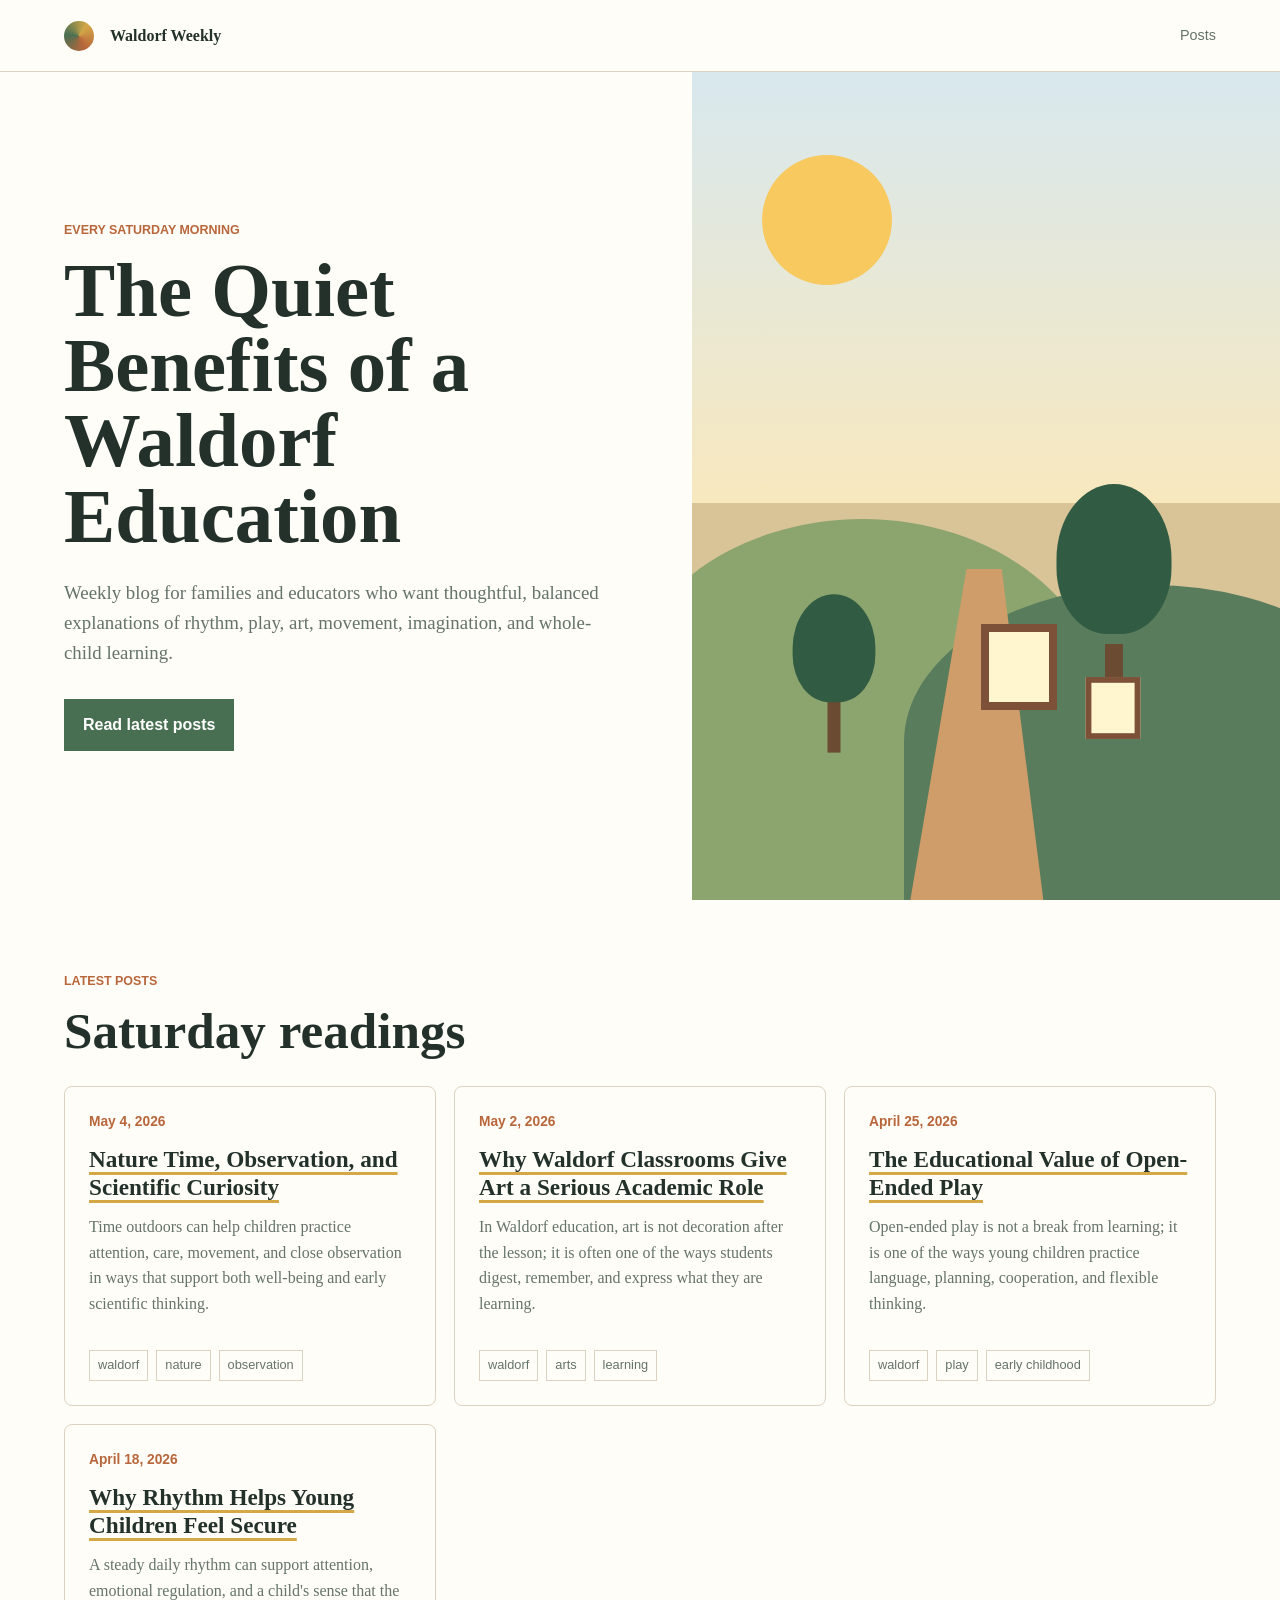
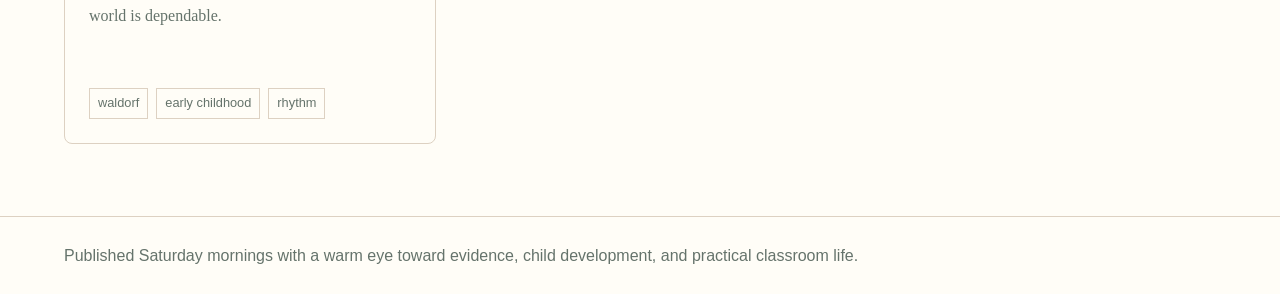
<file: index.html>
<!doctype html>
<html lang="en">
  <head>
    <meta charset="utf-8">
    <meta name="viewport" content="width=device-width, initial-scale=1">
    <meta name="description" content="Evidence-informed weekly writing about Waldorf education.">
    <title>Waldorf Weekly</title>
    <link rel="stylesheet" href="styles.css">
  </head>
  <body>
    <header class="site-header">
      <a class="brand" href="index.html">
        <span class="brand-mark" aria-hidden="true"></span>
        <span>Waldorf Weekly</span>
      </a>
      <nav aria-label="Primary">
        <a href="index.html#posts">Posts</a>
      </nav>
    </header>
    <main>
      <section class="hero">
        <div class="hero-copy">
          <p class="eyebrow">Every Saturday Morning</p>
          <h1>The Quiet Benefits of a Waldorf Education</h1>
          <p>Weekly blog for families and educators who want thoughtful, balanced explanations of rhythm, play, art, movement, imagination, and whole-child learning.</p>
          <a class="button" href="#posts">Read latest posts</a>
        </div>
        <div class="hero-art" aria-hidden="true">
          <div class="sun"></div>
          <div class="hill hill-one"></div>
          <div class="hill hill-two"></div>
          <div class="path"></div>
          <div class="tree tree-one"></div>
          <div class="tree tree-two"></div>
          <div class="window window-one"></div>
          <div class="window window-two"></div>
        </div>
      </section>
      <section class="posts-section" id="posts">
        <div class="section-heading">
          <p class="eyebrow">Latest Posts</p>
          <h2>Saturday readings</h2>
        </div>
        <div class="post-grid"><article class="post-card">
        <p class="date">May 4, 2026</p>
        <h3><a href="posts/nature-time-and-observation.html">Nature Time, Observation, and Scientific Curiosity</a></h3>
        <p>Time outdoors can help children practice attention, care, movement, and close observation in ways that support both well-being and early scientific thinking.</p>
        <div class="tags"><span>waldorf</span><span>nature</span><span>observation</span></div>
      </article>
<article class="post-card">
        <p class="date">May 2, 2026</p>
        <h3><a href="posts/art-as-academic-work.html">Why Waldorf Classrooms Give Art a Serious Academic Role</a></h3>
        <p>In Waldorf education, art is not decoration after the lesson; it is often one of the ways students digest, remember, and express what they are learning.</p>
        <div class="tags"><span>waldorf</span><span>arts</span><span>learning</span></div>
      </article>
<article class="post-card">
        <p class="date">April 25, 2026</p>
        <h3><a href="posts/open-ended-play.html">The Educational Value of Open-Ended Play</a></h3>
        <p>Open-ended play is not a break from learning; it is one of the ways young children practice language, planning, cooperation, and flexible thinking.</p>
        <div class="tags"><span>waldorf</span><span>play</span><span>early childhood</span></div>
      </article>
<article class="post-card">
        <p class="date">April 18, 2026</p>
        <h3><a href="posts/rhythm-and-security.html">Why Rhythm Helps Young Children Feel Secure</a></h3>
        <p>A steady daily rhythm can support attention, emotional regulation, and a child's sense that the world is dependable.</p>
        <div class="tags"><span>waldorf</span><span>early childhood</span><span>rhythm</span></div>
      </article></div>
      </section>
    </main>
    <footer class="site-footer">
      <p>Published Saturday mornings with a warm eye toward evidence, child development, and practical classroom life.</p>
    </footer>
  </body>
</html>
</file>
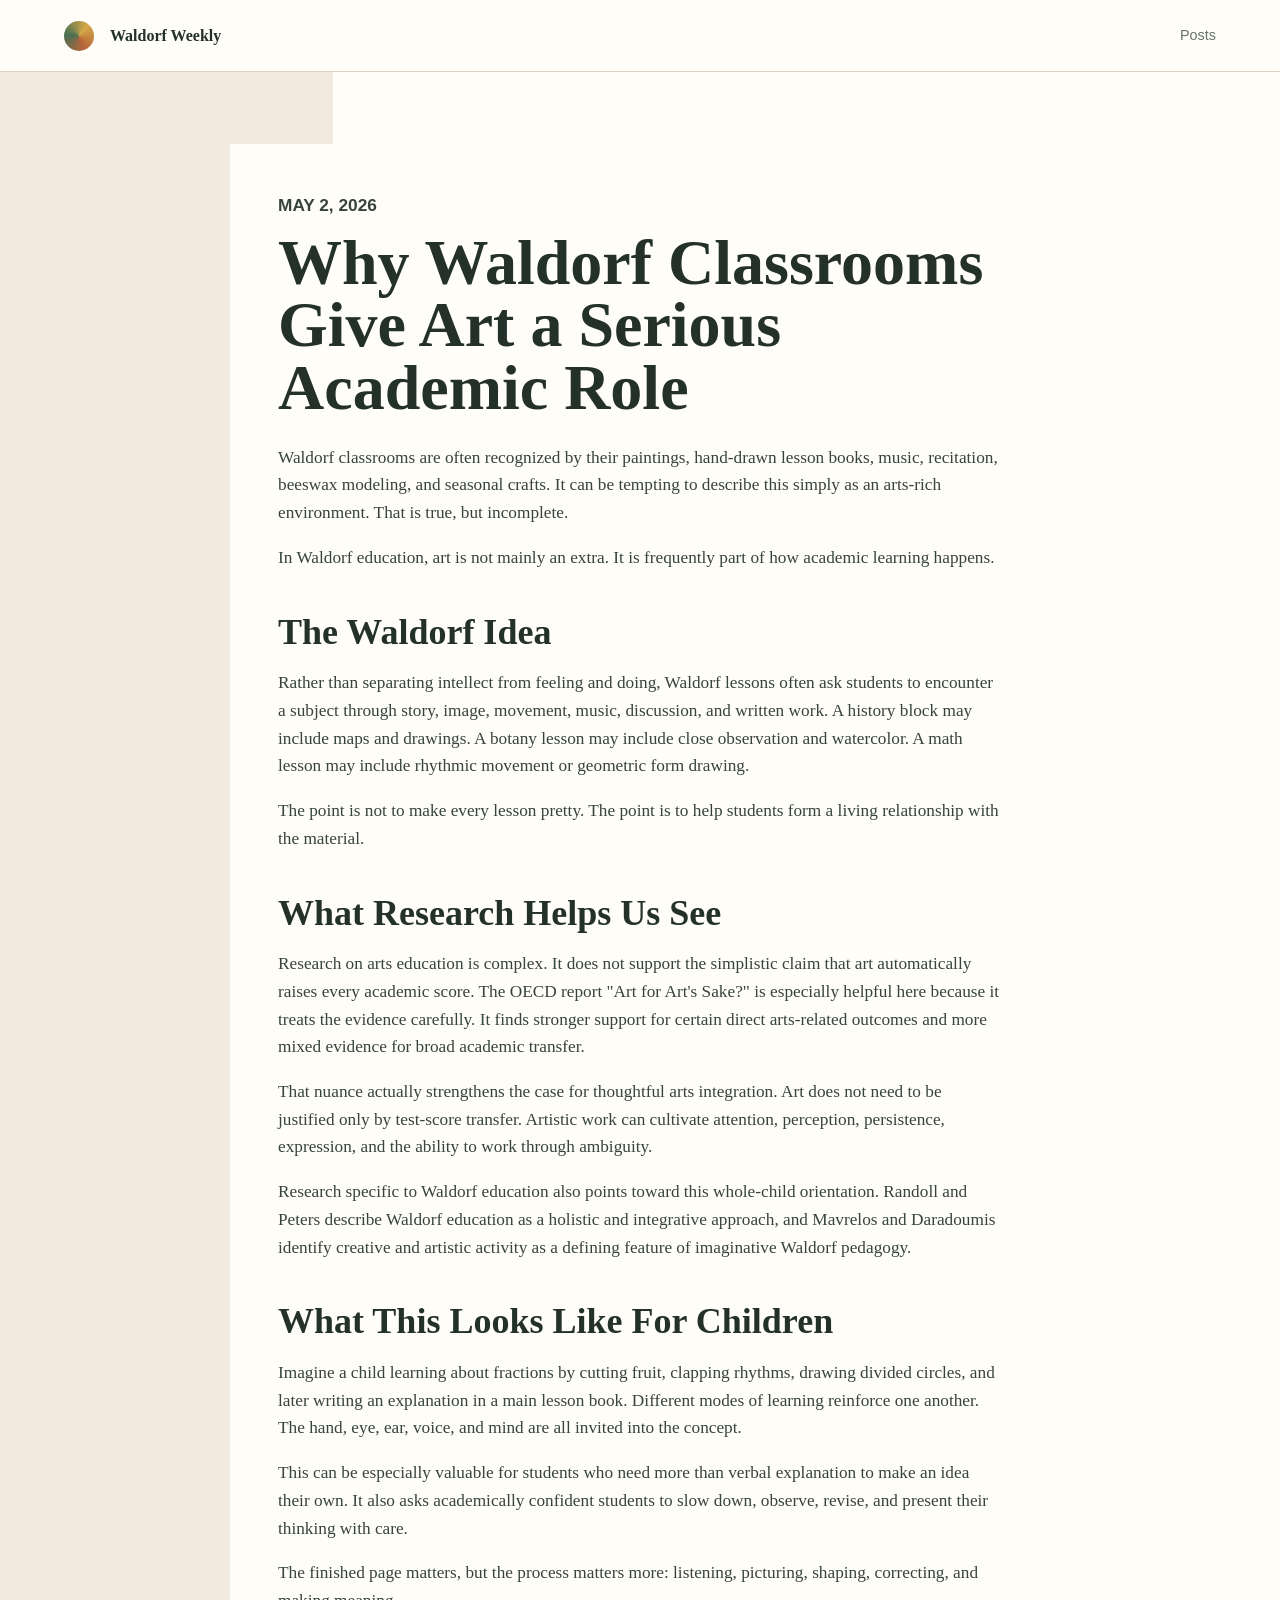
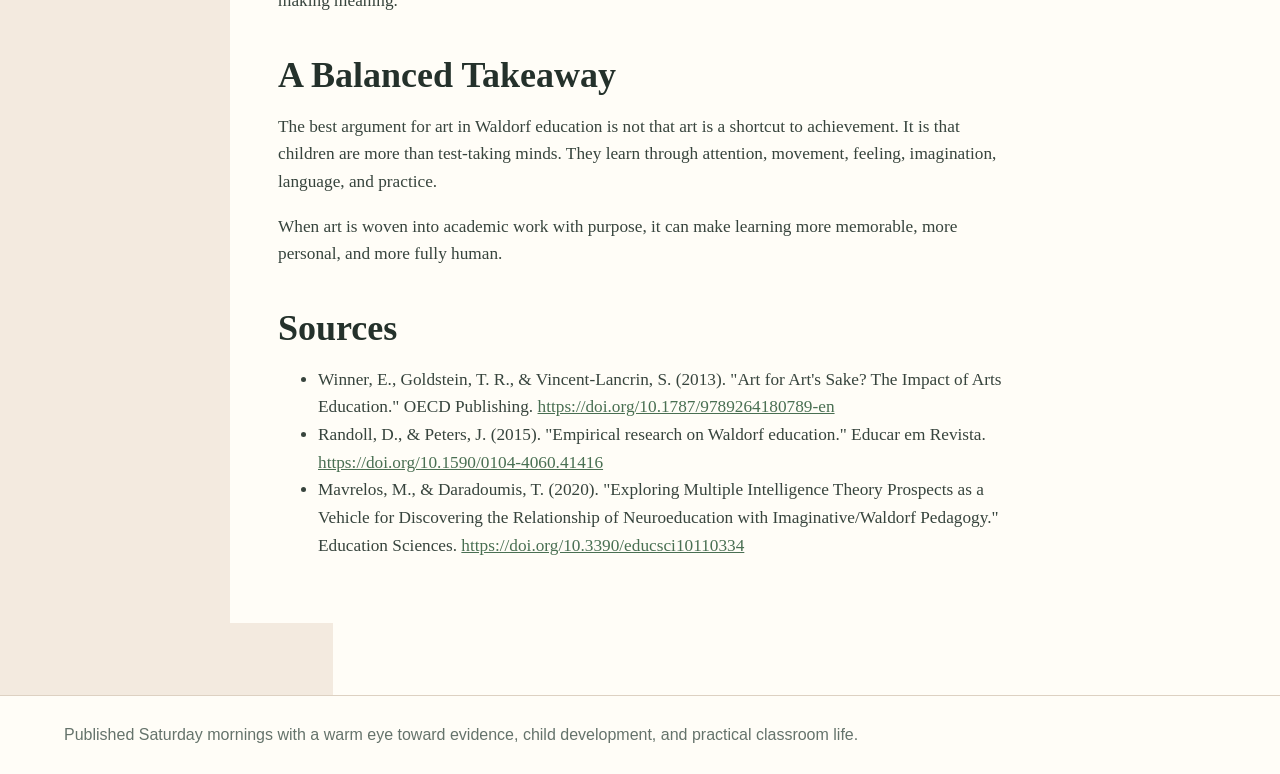
<file: posts/art-as-academic-work.html>
<!doctype html>
<html lang="en">
  <head>
    <meta charset="utf-8">
    <meta name="viewport" content="width=device-width, initial-scale=1">
    <meta name="description" content="In Waldorf education, art is not decoration after the lesson; it is often one of the ways students digest, remember, and express what they are learning.">
    <title>Why Waldorf Classrooms Give Art a Serious Academic Role | Waldorf Weekly</title>
    <link rel="stylesheet" href="../styles.css">
  </head>
  <body>
    <header class="site-header">
      <a class="brand" href="../index.html">
        <span class="brand-mark" aria-hidden="true"></span>
        <span>Waldorf Weekly</span>
      </a>
      <nav aria-label="Primary">
        <a href="../index.html#posts">Posts</a>
      </nav>
    </header>
    <main class="article-layout">
        <article class="article">
          <p class="eyebrow">May 2, 2026</p>
          <h1>Why Waldorf Classrooms Give Art a Serious Academic Role</h1>
<p>Waldorf classrooms are often recognized by their paintings, hand-drawn lesson books, music, recitation, beeswax modeling, and seasonal crafts. It can be tempting to describe this simply as an arts-rich environment. That is true, but incomplete.</p>
<p>In Waldorf education, art is not mainly an extra. It is frequently part of how academic learning happens.</p>
<h2>The Waldorf Idea</h2>
<p>Rather than separating intellect from feeling and doing, Waldorf lessons often ask students to encounter a subject through story, image, movement, music, discussion, and written work. A history block may include maps and drawings. A botany lesson may include close observation and watercolor. A math lesson may include rhythmic movement or geometric form drawing.</p>
<p>The point is not to make every lesson pretty. The point is to help students form a living relationship with the material.</p>
<h2>What Research Helps Us See</h2>
<p>Research on arts education is complex. It does not support the simplistic claim that art automatically raises every academic score. The OECD report &quot;Art for Art's Sake?&quot; is especially helpful here because it treats the evidence carefully. It finds stronger support for certain direct arts-related outcomes and more mixed evidence for broad academic transfer.</p>
<p>That nuance actually strengthens the case for thoughtful arts integration. Art does not need to be justified only by test-score transfer. Artistic work can cultivate attention, perception, persistence, expression, and the ability to work through ambiguity.</p>
<p>Research specific to Waldorf education also points toward this whole-child orientation. Randoll and Peters describe Waldorf education as a holistic and integrative approach, and Mavrelos and Daradoumis identify creative and artistic activity as a defining feature of imaginative Waldorf pedagogy.</p>
<h2>What This Looks Like For Children</h2>
<p>Imagine a child learning about fractions by cutting fruit, clapping rhythms, drawing divided circles, and later writing an explanation in a main lesson book. Different modes of learning reinforce one another. The hand, eye, ear, voice, and mind are all invited into the concept.</p>
<p>This can be especially valuable for students who need more than verbal explanation to make an idea their own. It also asks academically confident students to slow down, observe, revise, and present their thinking with care.</p>
<p>The finished page matters, but the process matters more: listening, picturing, shaping, correcting, and making meaning.</p>
<h2>A Balanced Takeaway</h2>
<p>The best argument for art in Waldorf education is not that art is a shortcut to achievement. It is that children are more than test-taking minds. They learn through attention, movement, feeling, imagination, language, and practice.</p>
<p>When art is woven into academic work with purpose, it can make learning more memorable, more personal, and more fully human.</p>
<h2>Sources</h2>
<ul>
<li>Winner, E., Goldstein, T. R., &amp; Vincent-Lancrin, S. (2013). &quot;Art for Art's Sake? The Impact of Arts Education.&quot; OECD Publishing. <a href="https://doi.org/10.1787/9789264180789-en">https://doi.org/10.1787/9789264180789-en</a></li>
<li>Randoll, D., &amp; Peters, J. (2015). &quot;Empirical research on Waldorf education.&quot; Educar em Revista. <a href="https://doi.org/10.1590/0104-4060.41416">https://doi.org/10.1590/0104-4060.41416</a></li>
<li>Mavrelos, M., &amp; Daradoumis, T. (2020). &quot;Exploring Multiple Intelligence Theory Prospects as a Vehicle for Discovering the Relationship of Neuroeducation with Imaginative/Waldorf Pedagogy.&quot; Education Sciences. <a href="https://doi.org/10.3390/educsci10110334">https://doi.org/10.3390/educsci10110334</a></li>
</ul>
        </article>
      </main>
    <footer class="site-footer">
      <p>Published Saturday mornings with a warm eye toward evidence, child development, and practical classroom life.</p>
    </footer>
  </body>
</html>
</file>
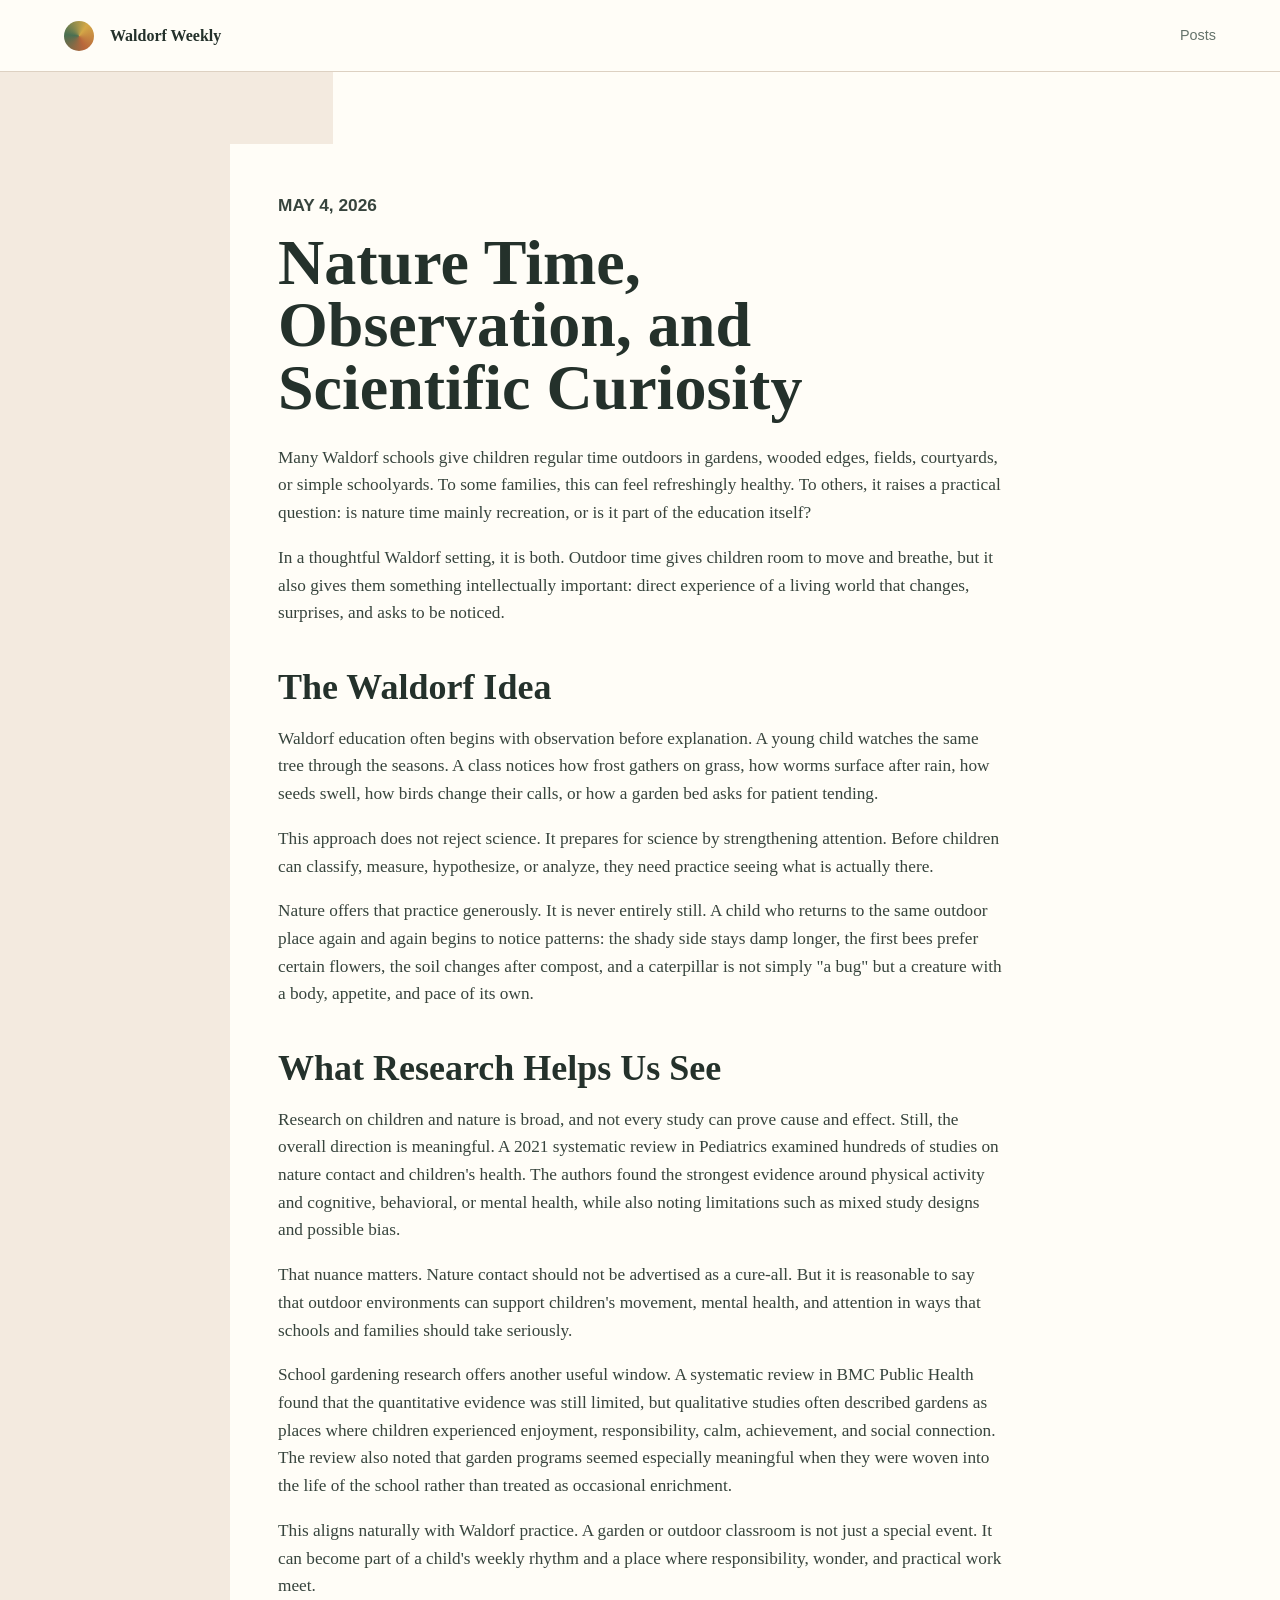
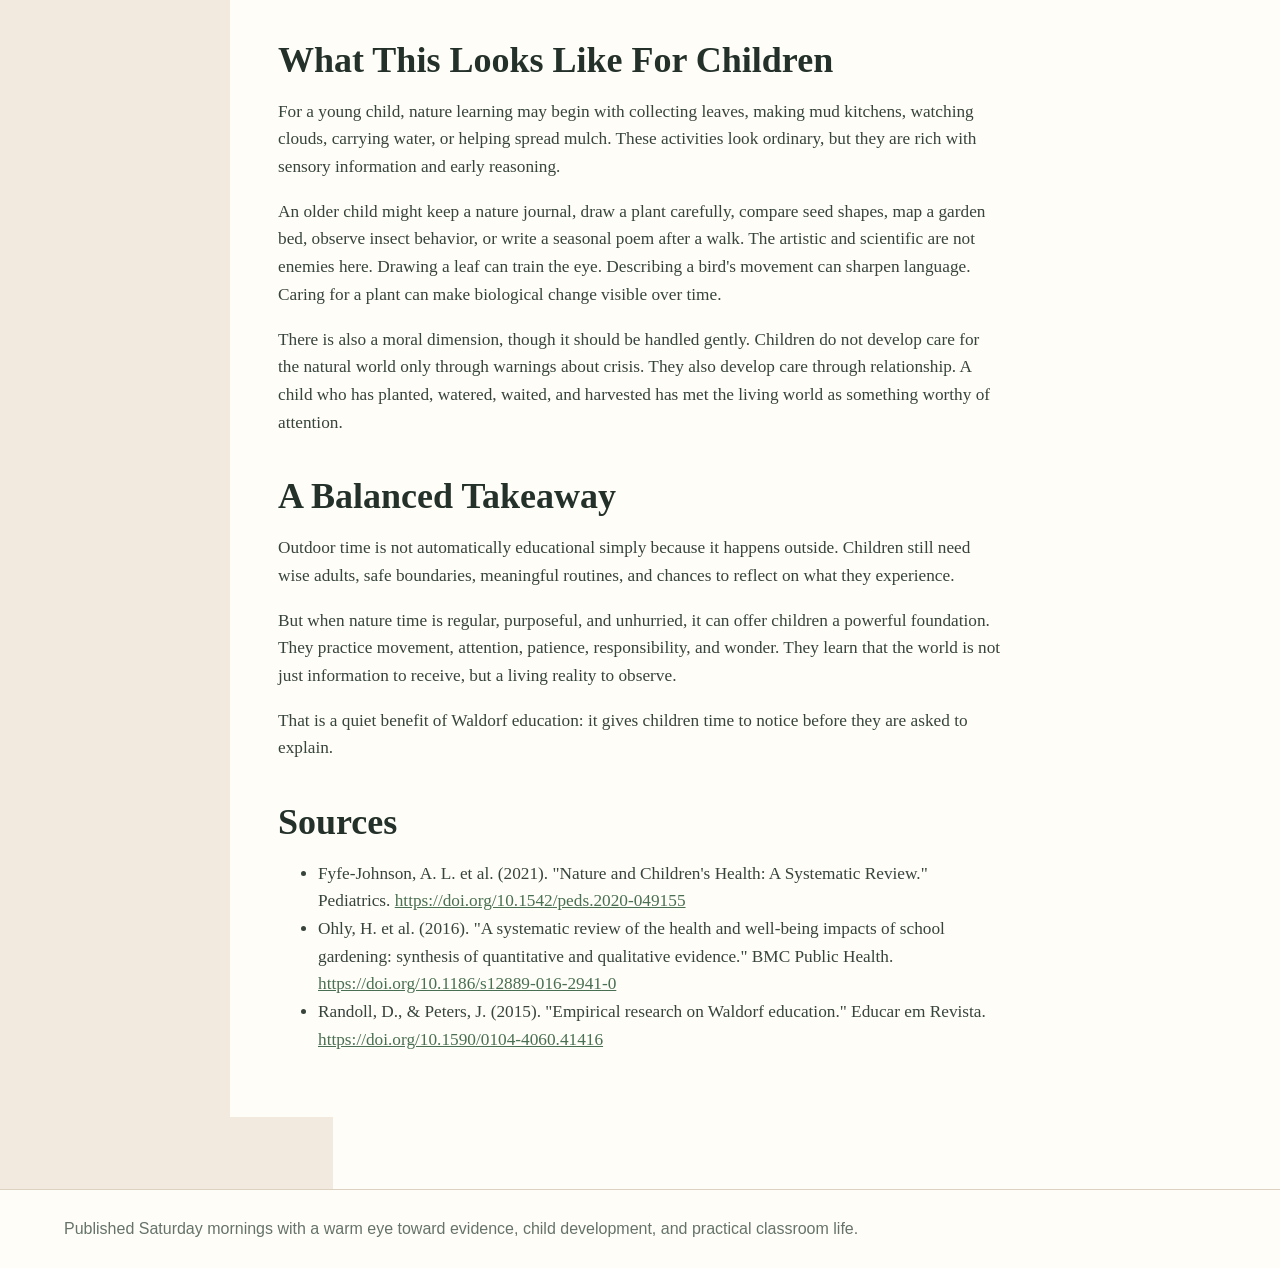
<file: posts/nature-time-and-observation.html>
<!doctype html>
<html lang="en">
  <head>
    <meta charset="utf-8">
    <meta name="viewport" content="width=device-width, initial-scale=1">
    <meta name="description" content="Time outdoors can help children practice attention, care, movement, and close observation in ways that support both well-being and early scientific thinking.">
    <title>Nature Time, Observation, and Scientific Curiosity | Waldorf Weekly</title>
    <link rel="stylesheet" href="../styles.css">
  </head>
  <body>
    <header class="site-header">
      <a class="brand" href="../index.html">
        <span class="brand-mark" aria-hidden="true"></span>
        <span>Waldorf Weekly</span>
      </a>
      <nav aria-label="Primary">
        <a href="../index.html#posts">Posts</a>
      </nav>
    </header>
    <main class="article-layout">
        <article class="article">
          <p class="eyebrow">May 4, 2026</p>
          <h1>Nature Time, Observation, and Scientific Curiosity</h1>
<p>Many Waldorf schools give children regular time outdoors in gardens, wooded edges, fields, courtyards, or simple schoolyards. To some families, this can feel refreshingly healthy. To others, it raises a practical question: is nature time mainly recreation, or is it part of the education itself?</p>
<p>In a thoughtful Waldorf setting, it is both. Outdoor time gives children room to move and breathe, but it also gives them something intellectually important: direct experience of a living world that changes, surprises, and asks to be noticed.</p>
<h2>The Waldorf Idea</h2>
<p>Waldorf education often begins with observation before explanation. A young child watches the same tree through the seasons. A class notices how frost gathers on grass, how worms surface after rain, how seeds swell, how birds change their calls, or how a garden bed asks for patient tending.</p>
<p>This approach does not reject science. It prepares for science by strengthening attention. Before children can classify, measure, hypothesize, or analyze, they need practice seeing what is actually there.</p>
<p>Nature offers that practice generously. It is never entirely still. A child who returns to the same outdoor place again and again begins to notice patterns: the shady side stays damp longer, the first bees prefer certain flowers, the soil changes after compost, and a caterpillar is not simply &quot;a bug&quot; but a creature with a body, appetite, and pace of its own.</p>
<h2>What Research Helps Us See</h2>
<p>Research on children and nature is broad, and not every study can prove cause and effect. Still, the overall direction is meaningful. A 2021 systematic review in Pediatrics examined hundreds of studies on nature contact and children's health. The authors found the strongest evidence around physical activity and cognitive, behavioral, or mental health, while also noting limitations such as mixed study designs and possible bias.</p>
<p>That nuance matters. Nature contact should not be advertised as a cure-all. But it is reasonable to say that outdoor environments can support children's movement, mental health, and attention in ways that schools and families should take seriously.</p>
<p>School gardening research offers another useful window. A systematic review in BMC Public Health found that the quantitative evidence was still limited, but qualitative studies often described gardens as places where children experienced enjoyment, responsibility, calm, achievement, and social connection. The review also noted that garden programs seemed especially meaningful when they were woven into the life of the school rather than treated as occasional enrichment.</p>
<p>This aligns naturally with Waldorf practice. A garden or outdoor classroom is not just a special event. It can become part of a child's weekly rhythm and a place where responsibility, wonder, and practical work meet.</p>
<h2>What This Looks Like For Children</h2>
<p>For a young child, nature learning may begin with collecting leaves, making mud kitchens, watching clouds, carrying water, or helping spread mulch. These activities look ordinary, but they are rich with sensory information and early reasoning.</p>
<p>An older child might keep a nature journal, draw a plant carefully, compare seed shapes, map a garden bed, observe insect behavior, or write a seasonal poem after a walk. The artistic and scientific are not enemies here. Drawing a leaf can train the eye. Describing a bird's movement can sharpen language. Caring for a plant can make biological change visible over time.</p>
<p>There is also a moral dimension, though it should be handled gently. Children do not develop care for the natural world only through warnings about crisis. They also develop care through relationship. A child who has planted, watered, waited, and harvested has met the living world as something worthy of attention.</p>
<h2>A Balanced Takeaway</h2>
<p>Outdoor time is not automatically educational simply because it happens outside. Children still need wise adults, safe boundaries, meaningful routines, and chances to reflect on what they experience.</p>
<p>But when nature time is regular, purposeful, and unhurried, it can offer children a powerful foundation. They practice movement, attention, patience, responsibility, and wonder. They learn that the world is not just information to receive, but a living reality to observe.</p>
<p>That is a quiet benefit of Waldorf education: it gives children time to notice before they are asked to explain.</p>
<h2>Sources</h2>
<ul>
<li>Fyfe-Johnson, A. L. et al. (2021). &quot;Nature and Children's Health: A Systematic Review.&quot; Pediatrics. <a href="https://doi.org/10.1542/peds.2020-049155">https://doi.org/10.1542/peds.2020-049155</a></li>
<li>Ohly, H. et al. (2016). &quot;A systematic review of the health and well-being impacts of school gardening: synthesis of quantitative and qualitative evidence.&quot; BMC Public Health. <a href="https://doi.org/10.1186/s12889-016-2941-0">https://doi.org/10.1186/s12889-016-2941-0</a></li>
<li>Randoll, D., &amp; Peters, J. (2015). &quot;Empirical research on Waldorf education.&quot; Educar em Revista. <a href="https://doi.org/10.1590/0104-4060.41416">https://doi.org/10.1590/0104-4060.41416</a></li>
</ul>
        </article>
      </main>
    <footer class="site-footer">
      <p>Published Saturday mornings with a warm eye toward evidence, child development, and practical classroom life.</p>
    </footer>
  </body>
</html>
</file>
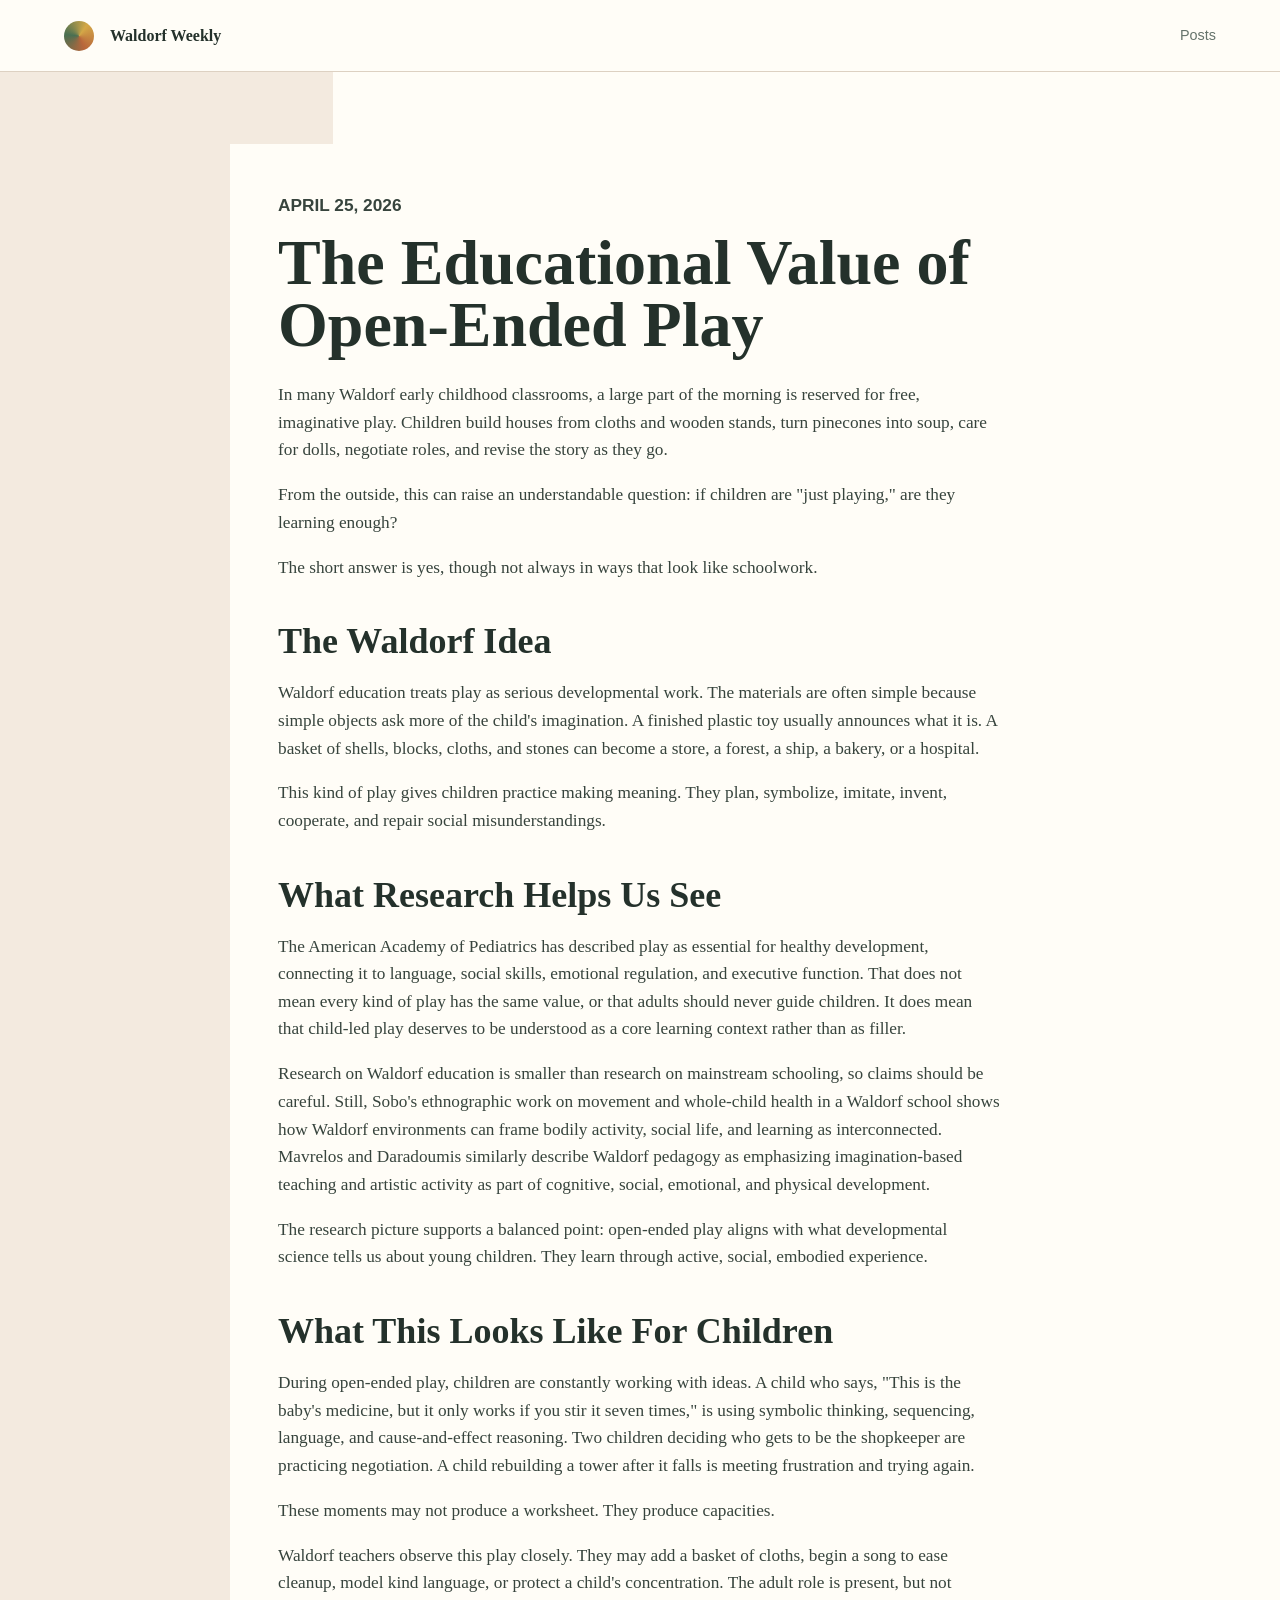
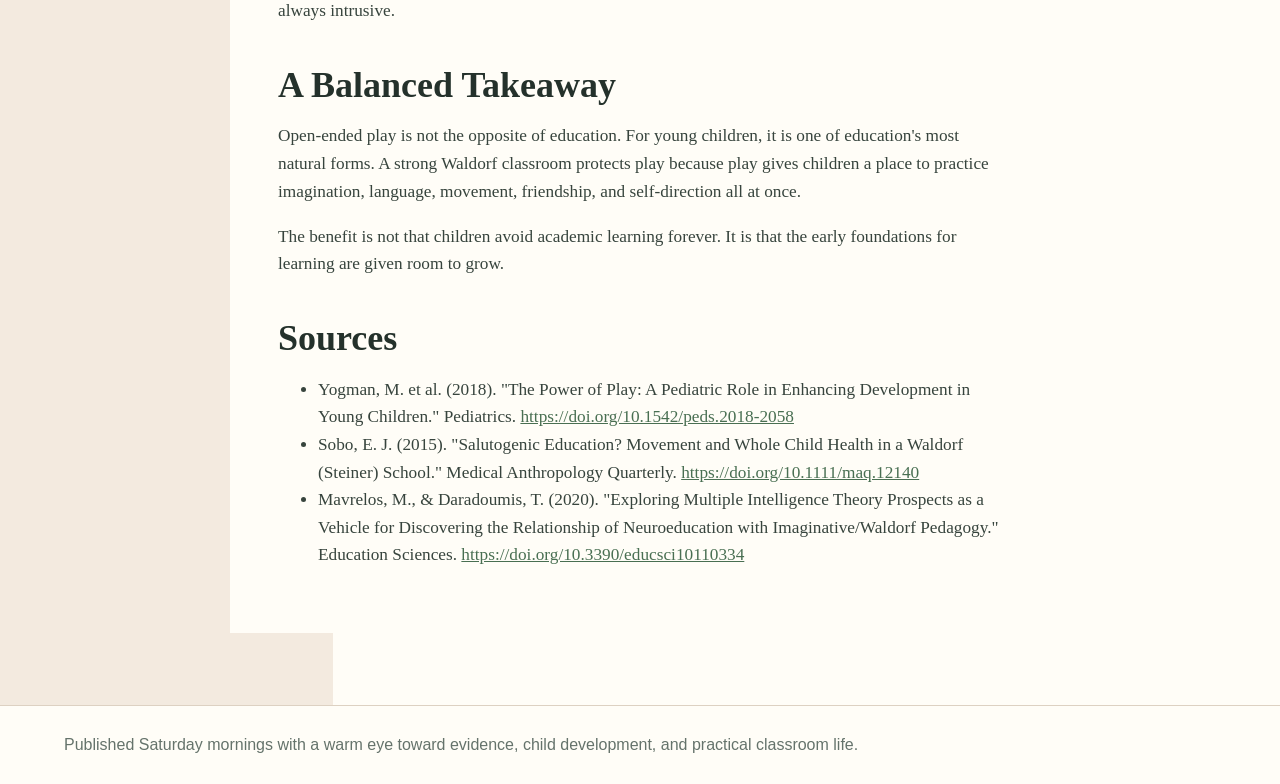
<file: posts/open-ended-play.html>
<!doctype html>
<html lang="en">
  <head>
    <meta charset="utf-8">
    <meta name="viewport" content="width=device-width, initial-scale=1">
    <meta name="description" content="Open-ended play is not a break from learning; it is one of the ways young children practice language, planning, cooperation, and flexible thinking.">
    <title>The Educational Value of Open-Ended Play | Waldorf Weekly</title>
    <link rel="stylesheet" href="../styles.css">
  </head>
  <body>
    <header class="site-header">
      <a class="brand" href="../index.html">
        <span class="brand-mark" aria-hidden="true"></span>
        <span>Waldorf Weekly</span>
      </a>
      <nav aria-label="Primary">
        <a href="../index.html#posts">Posts</a>
      </nav>
    </header>
    <main class="article-layout">
        <article class="article">
          <p class="eyebrow">April 25, 2026</p>
          <h1>The Educational Value of Open-Ended Play</h1>
<p>In many Waldorf early childhood classrooms, a large part of the morning is reserved for free, imaginative play. Children build houses from cloths and wooden stands, turn pinecones into soup, care for dolls, negotiate roles, and revise the story as they go.</p>
<p>From the outside, this can raise an understandable question: if children are &quot;just playing,&quot; are they learning enough?</p>
<p>The short answer is yes, though not always in ways that look like schoolwork.</p>
<h2>The Waldorf Idea</h2>
<p>Waldorf education treats play as serious developmental work. The materials are often simple because simple objects ask more of the child's imagination. A finished plastic toy usually announces what it is. A basket of shells, blocks, cloths, and stones can become a store, a forest, a ship, a bakery, or a hospital.</p>
<p>This kind of play gives children practice making meaning. They plan, symbolize, imitate, invent, cooperate, and repair social misunderstandings.</p>
<h2>What Research Helps Us See</h2>
<p>The American Academy of Pediatrics has described play as essential for healthy development, connecting it to language, social skills, emotional regulation, and executive function. That does not mean every kind of play has the same value, or that adults should never guide children. It does mean that child-led play deserves to be understood as a core learning context rather than as filler.</p>
<p>Research on Waldorf education is smaller than research on mainstream schooling, so claims should be careful. Still, Sobo's ethnographic work on movement and whole-child health in a Waldorf school shows how Waldorf environments can frame bodily activity, social life, and learning as interconnected. Mavrelos and Daradoumis similarly describe Waldorf pedagogy as emphasizing imagination-based teaching and artistic activity as part of cognitive, social, emotional, and physical development.</p>
<p>The research picture supports a balanced point: open-ended play aligns with what developmental science tells us about young children. They learn through active, social, embodied experience.</p>
<h2>What This Looks Like For Children</h2>
<p>During open-ended play, children are constantly working with ideas. A child who says, &quot;This is the baby's medicine, but it only works if you stir it seven times,&quot; is using symbolic thinking, sequencing, language, and cause-and-effect reasoning. Two children deciding who gets to be the shopkeeper are practicing negotiation. A child rebuilding a tower after it falls is meeting frustration and trying again.</p>
<p>These moments may not produce a worksheet. They produce capacities.</p>
<p>Waldorf teachers observe this play closely. They may add a basket of cloths, begin a song to ease cleanup, model kind language, or protect a child's concentration. The adult role is present, but not always intrusive.</p>
<h2>A Balanced Takeaway</h2>
<p>Open-ended play is not the opposite of education. For young children, it is one of education's most natural forms. A strong Waldorf classroom protects play because play gives children a place to practice imagination, language, movement, friendship, and self-direction all at once.</p>
<p>The benefit is not that children avoid academic learning forever. It is that the early foundations for learning are given room to grow.</p>
<h2>Sources</h2>
<ul>
<li>Yogman, M. et al. (2018). &quot;The Power of Play: A Pediatric Role in Enhancing Development in Young Children.&quot; Pediatrics. <a href="https://doi.org/10.1542/peds.2018-2058">https://doi.org/10.1542/peds.2018-2058</a></li>
<li>Sobo, E. J. (2015). &quot;Salutogenic Education? Movement and Whole Child Health in a Waldorf (Steiner) School.&quot; Medical Anthropology Quarterly. <a href="https://doi.org/10.1111/maq.12140">https://doi.org/10.1111/maq.12140</a></li>
<li>Mavrelos, M., &amp; Daradoumis, T. (2020). &quot;Exploring Multiple Intelligence Theory Prospects as a Vehicle for Discovering the Relationship of Neuroeducation with Imaginative/Waldorf Pedagogy.&quot; Education Sciences. <a href="https://doi.org/10.3390/educsci10110334">https://doi.org/10.3390/educsci10110334</a></li>
</ul>
        </article>
      </main>
    <footer class="site-footer">
      <p>Published Saturday mornings with a warm eye toward evidence, child development, and practical classroom life.</p>
    </footer>
  </body>
</html>
</file>
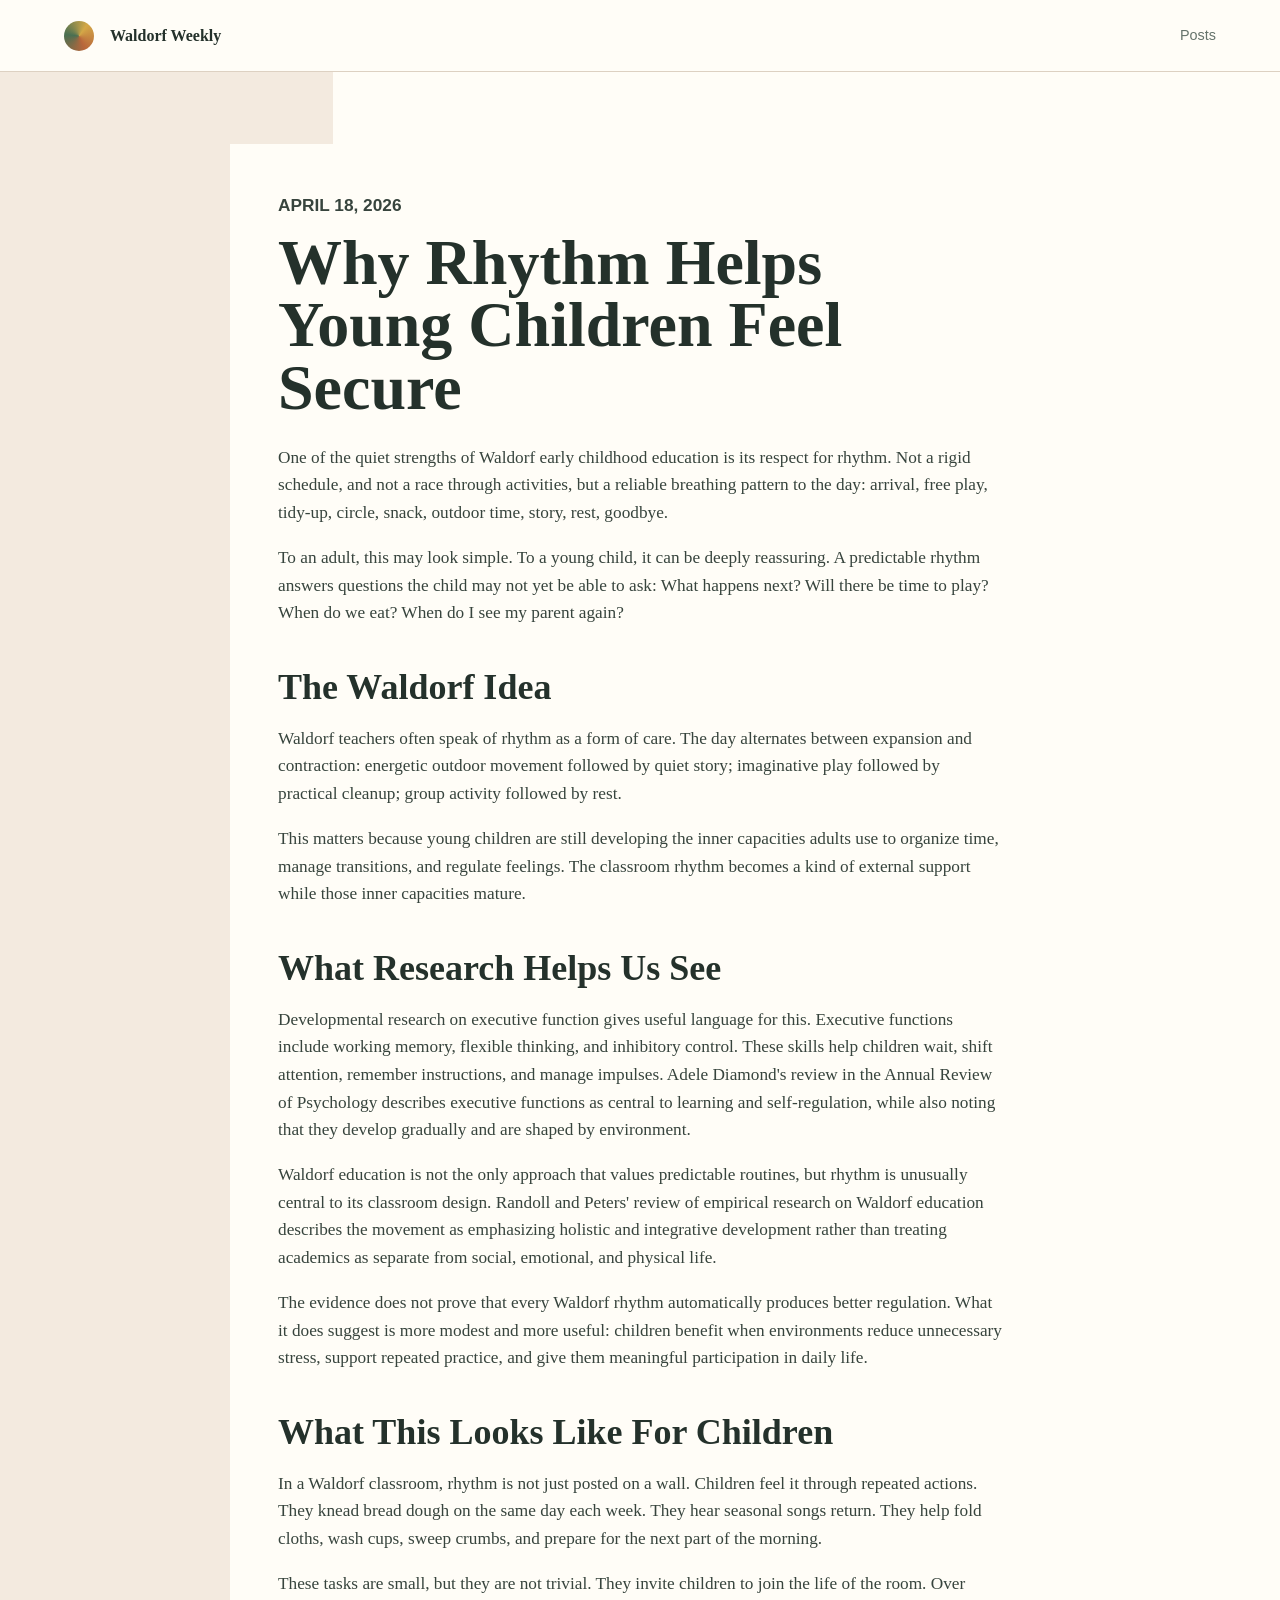
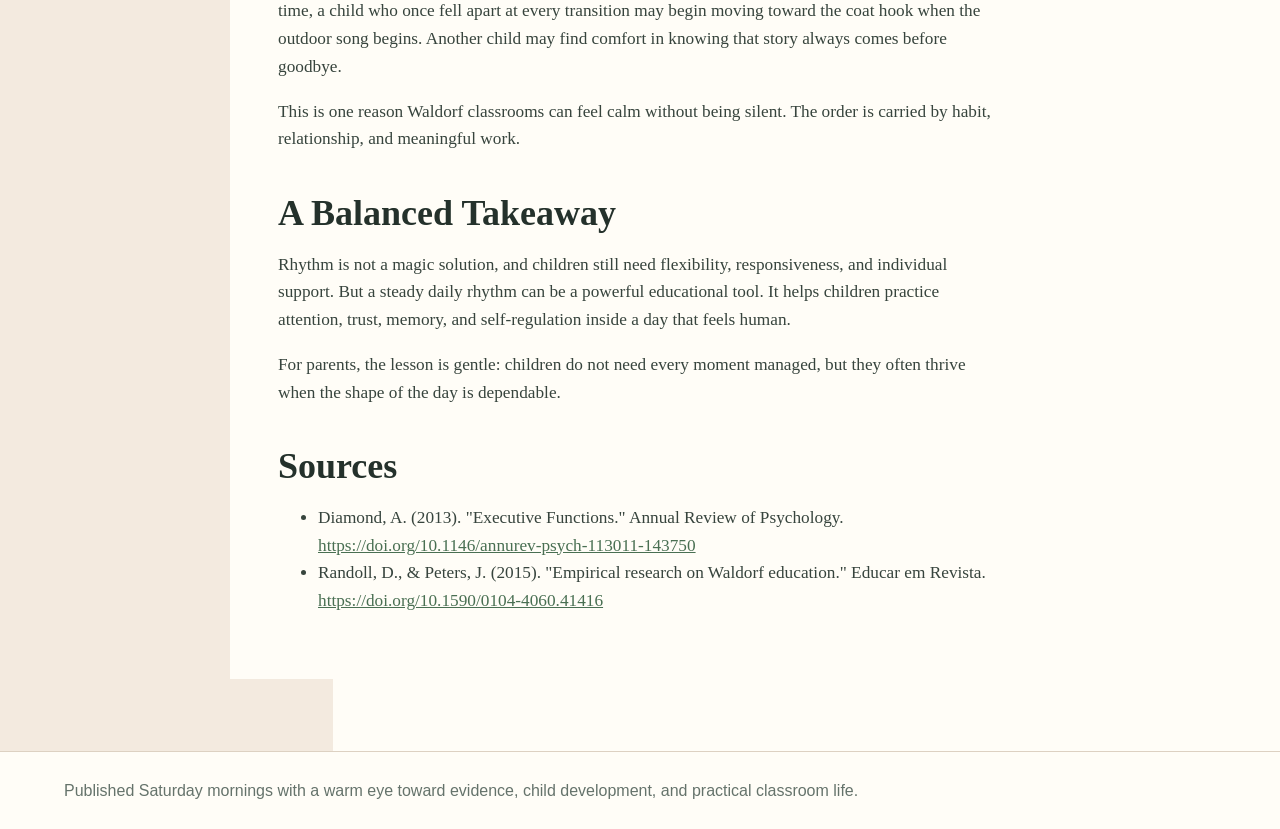
<file: posts/rhythm-and-security.html>
<!doctype html>
<html lang="en">
  <head>
    <meta charset="utf-8">
    <meta name="viewport" content="width=device-width, initial-scale=1">
    <meta name="description" content="A steady daily rhythm can support attention, emotional regulation, and a child's sense that the world is dependable.">
    <title>Why Rhythm Helps Young Children Feel Secure | Waldorf Weekly</title>
    <link rel="stylesheet" href="../styles.css">
  </head>
  <body>
    <header class="site-header">
      <a class="brand" href="../index.html">
        <span class="brand-mark" aria-hidden="true"></span>
        <span>Waldorf Weekly</span>
      </a>
      <nav aria-label="Primary">
        <a href="../index.html#posts">Posts</a>
      </nav>
    </header>
    <main class="article-layout">
        <article class="article">
          <p class="eyebrow">April 18, 2026</p>
          <h1>Why Rhythm Helps Young Children Feel Secure</h1>
<p>One of the quiet strengths of Waldorf early childhood education is its respect for rhythm. Not a rigid schedule, and not a race through activities, but a reliable breathing pattern to the day: arrival, free play, tidy-up, circle, snack, outdoor time, story, rest, goodbye.</p>
<p>To an adult, this may look simple. To a young child, it can be deeply reassuring. A predictable rhythm answers questions the child may not yet be able to ask: What happens next? Will there be time to play? When do we eat? When do I see my parent again?</p>
<h2>The Waldorf Idea</h2>
<p>Waldorf teachers often speak of rhythm as a form of care. The day alternates between expansion and contraction: energetic outdoor movement followed by quiet story; imaginative play followed by practical cleanup; group activity followed by rest.</p>
<p>This matters because young children are still developing the inner capacities adults use to organize time, manage transitions, and regulate feelings. The classroom rhythm becomes a kind of external support while those inner capacities mature.</p>
<h2>What Research Helps Us See</h2>
<p>Developmental research on executive function gives useful language for this. Executive functions include working memory, flexible thinking, and inhibitory control. These skills help children wait, shift attention, remember instructions, and manage impulses. Adele Diamond's review in the Annual Review of Psychology describes executive functions as central to learning and self-regulation, while also noting that they develop gradually and are shaped by environment.</p>
<p>Waldorf education is not the only approach that values predictable routines, but rhythm is unusually central to its classroom design. Randoll and Peters' review of empirical research on Waldorf education describes the movement as emphasizing holistic and integrative development rather than treating academics as separate from social, emotional, and physical life.</p>
<p>The evidence does not prove that every Waldorf rhythm automatically produces better regulation. What it does suggest is more modest and more useful: children benefit when environments reduce unnecessary stress, support repeated practice, and give them meaningful participation in daily life.</p>
<h2>What This Looks Like For Children</h2>
<p>In a Waldorf classroom, rhythm is not just posted on a wall. Children feel it through repeated actions. They knead bread dough on the same day each week. They hear seasonal songs return. They help fold cloths, wash cups, sweep crumbs, and prepare for the next part of the morning.</p>
<p>These tasks are small, but they are not trivial. They invite children to join the life of the room. Over time, a child who once fell apart at every transition may begin moving toward the coat hook when the outdoor song begins. Another child may find comfort in knowing that story always comes before goodbye.</p>
<p>This is one reason Waldorf classrooms can feel calm without being silent. The order is carried by habit, relationship, and meaningful work.</p>
<h2>A Balanced Takeaway</h2>
<p>Rhythm is not a magic solution, and children still need flexibility, responsiveness, and individual support. But a steady daily rhythm can be a powerful educational tool. It helps children practice attention, trust, memory, and self-regulation inside a day that feels human.</p>
<p>For parents, the lesson is gentle: children do not need every moment managed, but they often thrive when the shape of the day is dependable.</p>
<h2>Sources</h2>
<ul>
<li>Diamond, A. (2013). &quot;Executive Functions.&quot; Annual Review of Psychology. <a href="https://doi.org/10.1146/annurev-psych-113011-143750">https://doi.org/10.1146/annurev-psych-113011-143750</a></li>
<li>Randoll, D., &amp; Peters, J. (2015). &quot;Empirical research on Waldorf education.&quot; Educar em Revista. <a href="https://doi.org/10.1590/0104-4060.41416">https://doi.org/10.1590/0104-4060.41416</a></li>
</ul>
        </article>
      </main>
    <footer class="site-footer">
      <p>Published Saturday mornings with a warm eye toward evidence, child development, and practical classroom life.</p>
    </footer>
  </body>
</html>
</file>
<file: styles.css>
:root {
  --ink: #24312b;
  --muted: #65736b;
  --paper: #fffdf7;
  --wash: #f3eadf;
  --leaf: #496f52;
  --clay: #b8663b;
  --gold: #d4a847;
  --sky: #d8e8ee;
  --line: #ddd1c2;
  color-scheme: light;
}

* {
  box-sizing: border-box;
}

html {
  scroll-behavior: smooth;
}

body {
  margin: 0;
  background: var(--paper);
  color: var(--ink);
  font-family: Georgia, "Times New Roman", serif;
  line-height: 1.6;
}

a {
  color: inherit;
}

.site-header {
  align-items: center;
  background: rgba(255, 253, 247, 0.92);
  border-bottom: 1px solid var(--line);
  display: flex;
  justify-content: space-between;
  min-height: 72px;
  padding: 0 5vw;
  position: sticky;
  top: 0;
  z-index: 5;
}

.brand,
nav {
  align-items: center;
  display: flex;
  gap: 16px;
}

.brand {
  font-weight: 700;
  text-decoration: none;
}

.brand-mark {
  background: conic-gradient(from 0.1turn, var(--gold), var(--clay), var(--leaf), var(--gold));
  border-radius: 50%;
  display: inline-block;
  height: 30px;
  width: 30px;
}

nav a {
  color: var(--muted);
  font-family: Arial, sans-serif;
  font-size: 0.9rem;
  text-decoration: none;
}

.hero {
  display: grid;
  grid-template-columns: minmax(0, 1fr) minmax(320px, 0.85fr);
  min-height: calc(100vh - 72px);
}

.hero-copy {
  align-self: center;
  max-width: 760px;
  padding: 7vw 5vw;
}

.eyebrow {
  color: var(--clay);
  font-family: Arial, sans-serif;
  font-size: 0.78rem;
  font-weight: 700;
  letter-spacing: 0;
  margin: 0 0 12px;
  text-transform: uppercase;
}

h1,
h2,
h3,
p {
  margin-top: 0;
}

h1 {
  font-size: clamp(2.7rem, 6vw, 6.5rem);
  line-height: 0.98;
  margin-bottom: 24px;
  max-width: 860px;
}

h2 {
  font-size: clamp(2rem, 4vw, 4rem);
  line-height: 1.05;
  margin-bottom: 18px;
}

h3 {
  font-size: 1.45rem;
  line-height: 1.2;
  margin-bottom: 12px;
}

.hero-copy > p:not(.eyebrow) {
  color: var(--muted);
  font-size: 1.18rem;
  max-width: 650px;
}

.button {
  background: var(--leaf);
  border: 1px solid var(--leaf);
  color: #fff;
  display: inline-flex;
  font-family: Arial, sans-serif;
  font-weight: 700;
  margin-top: 12px;
  padding: 12px 18px;
  text-decoration: none;
}

.hero-art {
  background: linear-gradient(var(--sky), #f8e8be 52%, #d9c498 52%);
  min-height: 560px;
  overflow: hidden;
  position: relative;
}

.sun {
  background: #f7c95f;
  border-radius: 50%;
  height: 130px;
  left: 12%;
  position: absolute;
  top: 10%;
  width: 130px;
}

.hill {
  border-radius: 50% 50% 0 0;
  bottom: 0;
  position: absolute;
}

.hill-one {
  background: #8ca56f;
  height: 46%;
  left: -12%;
  width: 82%;
}

.hill-two {
  background: #587c5c;
  height: 38%;
  right: -20%;
  width: 84%;
}

.path {
  background: #cf9d69;
  bottom: -12%;
  clip-path: polygon(45% 0, 58% 0, 78% 100%, 18% 100%);
  height: 52%;
  left: 26%;
  position: absolute;
  width: 46%;
}

.tree,
.window {
  position: absolute;
}

.tree::before {
  background: #6b4b31;
  bottom: 0;
  content: "";
  height: 90px;
  left: 50%;
  position: absolute;
  transform: translateX(-50%);
  width: 18px;
}

.tree::after {
  background: #315b42;
  border-radius: 50% 50% 44% 44%;
  content: "";
  height: 150px;
  left: 50%;
  position: absolute;
  top: -110px;
  transform: translateX(-50%);
  width: 115px;
}

.tree-one {
  bottom: 20%;
  height: 140px;
  right: 18%;
  width: 120px;
}

.tree-two {
  bottom: 16%;
  height: 110px;
  left: 14%;
  transform: scale(0.72);
  width: 120px;
}

.window {
  background: #fff6cf;
  border: 8px solid #7d5038;
  bottom: 23%;
  height: 86px;
  right: 38%;
  width: 76px;
}

.window-two {
  bottom: 18%;
  right: 22%;
  transform: scale(0.72);
}

.intro,
.posts-section,
.article-layout {
  padding: 72px 5vw;
}

.intro {
  align-items: start;
  background: var(--wash);
  display: grid;
  gap: 32px;
  grid-template-columns: minmax(220px, 0.8fr) minmax(0, 1fr);
}

.intro > p {
  color: var(--muted);
  font-size: 1.16rem;
  max-width: 760px;
}

.section-heading {
  margin-bottom: 28px;
}

.post-grid {
  display: grid;
  gap: 18px;
  grid-template-columns: repeat(3, minmax(0, 1fr));
}

.post-card {
  border: 1px solid var(--line);
  border-radius: 8px;
  display: flex;
  flex-direction: column;
  min-height: 320px;
  padding: 24px;
}

.post-card .date {
  color: var(--clay);
  font-family: Arial, sans-serif;
  font-size: 0.86rem;
  font-weight: 700;
}

.post-card h3 a {
  text-decoration-color: var(--gold);
  text-decoration-thickness: 3px;
  text-underline-offset: 5px;
}

.post-card p:not(.date) {
  color: var(--muted);
}

.tags {
  display: flex;
  flex-wrap: wrap;
  gap: 8px;
  margin-top: auto;
}

.tags span {
  border: 1px solid var(--line);
  color: var(--muted);
  font-family: Arial, sans-serif;
  font-size: 0.8rem;
  padding: 4px 8px;
}

.article-layout {
  background: linear-gradient(90deg, var(--wash) 0 26%, var(--paper) 26% 100%);
}

.article {
  background: var(--paper);
  margin: 0 auto;
  max-width: 820px;
  padding: 48px;
}

.article h1 {
  font-size: clamp(2.25rem, 5vw, 4.8rem);
}

.article h2 {
  font-size: clamp(1.55rem, 3vw, 2.25rem);
  margin-top: 42px;
}

.article p,
.article li {
  font-size: 1.08rem;
}

.article p,
.article li,
.article ul {
  color: #37443d;
}

.article a {
  color: var(--leaf);
  overflow-wrap: anywhere;
}

.site-footer {
  border-top: 1px solid var(--line);
  color: var(--muted);
  font-family: Arial, sans-serif;
  padding: 26px 5vw;
}

.site-footer p {
  margin: 0;
}

@media (max-width: 860px) {
  .site-header {
    align-items: flex-start;
    flex-direction: column;
    gap: 10px;
    justify-content: center;
    padding-bottom: 14px;
    padding-top: 14px;
    position: static;
  }

  .hero,
  .intro {
    grid-template-columns: 1fr;
  }

  .hero {
    min-height: auto;
  }

  .hero-art {
    min-height: 360px;
    order: -1;
  }

  .post-grid {
    grid-template-columns: 1fr;
  }

  .article-layout,
  .article {
    padding: 32px 5vw;
  }
}
</file>
